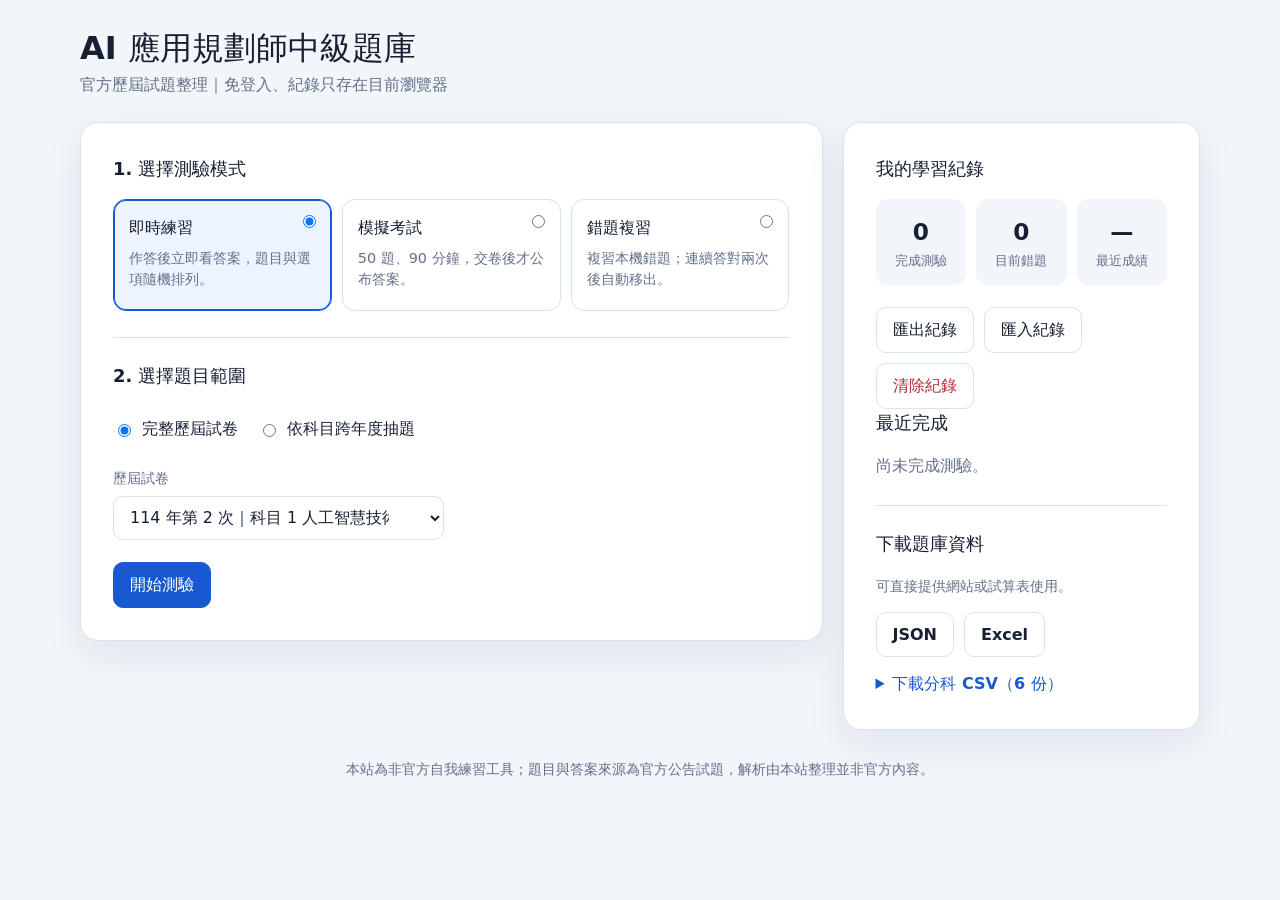
<file: site/index.html>
<!doctype html>
<html lang="zh-Hant">
  <head>
    <meta charset="utf-8">
    <meta name="viewport" content="width=device-width, initial-scale=1">
    <meta name="description" content="AI 應用規劃師中級歷屆試題自我測驗網站">
    <title>AI 應用規劃師中級題庫</title>
    <link rel="stylesheet" href="./styles.css">
  </head>
  <body>
    <div id="app" aria-live="polite">
      <main class="loading-shell">
        <p>正在載入中級題庫…</p>
      </main>
    </div>
    <input id="record-import" type="file" accept="application/json,.json" hidden>
    <script type="module" src="./js/app.mjs"></script>
  </body>
</html>
</file>
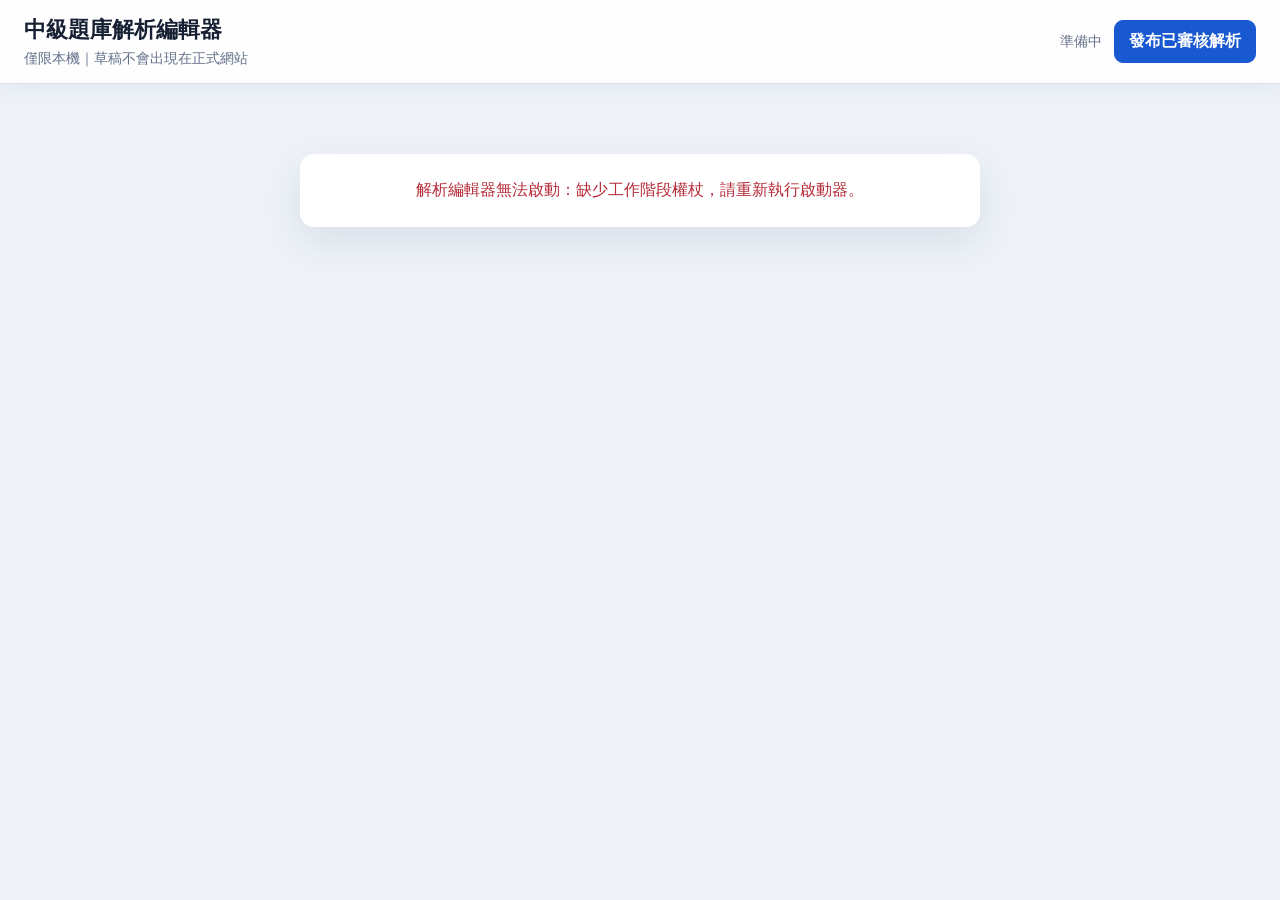
<file: tools/explanation-editor/index.html>
<!doctype html>
<html lang="zh-Hant">
  <head>
    <meta charset="utf-8">
    <meta name="viewport" content="width=device-width, initial-scale=1">
    <meta name="robots" content="noindex,nofollow">
    <title>中級題庫解析編輯器</title>
    <link rel="stylesheet" href="./editor.css">
  </head>
  <body>
    <header class="topbar">
      <div>
        <h1>中級題庫解析編輯器</h1>
        <p>僅限本機｜草稿不會出現在正式網站</p>
      </div>
      <div class="topbar-actions">
        <span class="save-status" id="save-status" role="status">準備中</span>
        <button class="button button-primary" id="publish-button" type="button">發布已審核解析</button>
      </div>
    </header>

    <main class="editor-layout" id="editor-layout" hidden>
      <aside class="question-sidebar">
        <div class="filter-stack">
          <label>
            <span>搜尋題目</span>
            <input id="search-input" type="search" placeholder="題號、關鍵字或 ID">
          </label>
          <div class="filter-row">
            <label><span>科目</span><select id="subject-filter"><option value="">全部科目</option></select></label>
            <label><span>狀態</span><select id="status-filter"><option value="">全部狀態</option></select></label>
          </div>
        </div>
        <div class="question-count" id="question-count"></div>
        <div class="question-list" id="question-list" aria-label="題目清單"></div>
      </aside>

      <section class="question-preview">
        <div class="preview-heading">
          <div>
            <span class="status-badge" id="status-badge"></span>
            <h2 id="question-title"></h2>
          </div>
          <code id="question-id"></code>
        </div>
        <p class="question-text" id="question-text"></p>
        <div class="question-images" id="question-images"></div>
        <ol class="option-list" id="option-list"></ol>
        <p class="official-answer" id="official-answer"></p>
      </section>

      <section class="explanation-editor">
        <div class="editor-heading">
          <div>
            <h2>非官方解析</h2>
            <p id="editor-state-help"></p>
          </div>
          <div class="editor-actions">
            <button class="button" id="review-button" type="button">標記已審核</button>
            <button class="button button-danger" id="unpublish-button" type="button" hidden>取消發布</button>
          </div>
        </div>

        <div class="toolbar" aria-label="Markdown 工具列">
          <button type="button" data-wrap="**" title="粗體">粗體</button>
          <button type="button" data-prefix="- " title="項目清單">清單</button>
          <button type="button" data-block="```\n\n```" title="程式碼區塊">程式碼</button>
          <button type="button" data-wrap="`" title="行內程式碼">行內碼</button>
          <button type="button" data-link title="連結">連結</button>
        </div>
        <textarea id="markdown-input" rows="14" maxlength="50000" placeholder="輸入 Markdown 解析。修改後會自動保存為草稿。"></textarea>

        <div class="image-drop" id="image-drop" tabindex="0">
          <strong>加入解析圖片</strong>
          <span>拖放、貼上，或選擇 PNG／JPEG／WebP（每張最多 8 MB）</span>
          <button class="button" id="choose-image" type="button">選擇圖片</button>
          <input id="image-input" type="file" accept="image/png,image/jpeg,image/webp" multiple hidden>
        </div>
        <div class="asset-list" id="asset-list"></div>

        <div class="preview-panel">
          <h3>解析預覽</h3>
          <div id="markdown-preview" class="markdown-content muted-empty">尚未輸入解析。</div>
        </div>
      </section>
    </main>

    <section class="loading" id="loading" role="status">正在載入題庫與本機草稿…</section>
    <section class="fatal" id="fatal" role="alert" hidden></section>
    <div class="toast" id="toast" role="status" hidden></div>

    <script type="module" src="./editor.js"></script>
  </body>
</html>
</file>
<file: site/styles.css>
:root {
  color-scheme: light;
  --page: #f2f5fa;
  --surface: #ffffff;
  --surface-soft: #eef4ff;
  --surface-warm: #fff8e8;
  --text: #172033;
  --muted: #637089;
  --line: #d9e2ef;
  --brand: #1859d1;
  --brand-dark: #1145a6;
  --brand-text: #ffffff;
  --success: #18764c;
  --success-soft: #e8f7ef;
  --danger: #b52b38;
  --danger-soft: #fff0f1;
  --warning: #8a5b00;
  --shadow: 0 14px 40px rgba(26, 45, 82, 0.08);
  font-family: system-ui, -apple-system, "Segoe UI", "Noto Sans TC", sans-serif;
  font-synthesis: none;
}

* { box-sizing: border-box; }

body {
  margin: 0;
  min-width: 320px;
  background: var(--page);
  color: var(--text);
  line-height: 1.6;
}

button,
input,
select { font: inherit; }

button,
select,
input[type="file"] { min-height: 44px; }

button { cursor: pointer; }

button:disabled { cursor: not-allowed; opacity: 0.55; }

:focus-visible {
  outline: 3px solid rgba(24, 89, 209, 0.35);
  outline-offset: 2px;
}

.loading-shell,
.page-shell {
  width: min(1120px, calc(100% - 32px));
  margin: 0 auto;
  padding: 28px 0 48px;
}

.site-header {
  display: flex;
  align-items: center;
  justify-content: space-between;
  gap: 20px;
  margin-bottom: 24px;
}

.brand-title {
  margin: 0;
  font-size: clamp(1.35rem, 2.8vw, 2rem);
  line-height: 1.25;
}

.brand-subtitle,
.muted {
  margin: 4px 0 0;
  color: var(--muted);
}

.panel {
  border: 1px solid var(--line);
  border-radius: 18px;
  background: var(--surface);
  box-shadow: var(--shadow);
}

.home-grid {
  display: grid;
  grid-template-columns: minmax(0, 1.35fr) minmax(280px, 0.65fr);
  gap: 20px;
  align-items: start;
}

.setup-panel,
.summary-panel,
.result-panel { padding: clamp(20px, 3.5vw, 32px); }

.section-title {
  margin: 0 0 16px;
  font-size: 1.12rem;
}

.section-block + .section-block {
  margin-top: 26px;
  padding-top: 24px;
  border-top: 1px solid var(--line);
}

.choice-grid {
  display: grid;
  grid-template-columns: repeat(3, minmax(0, 1fr));
  gap: 10px;
}

.choice-card {
  position: relative;
  display: block;
  min-height: 112px;
  padding: 15px;
  border: 1px solid var(--line);
  border-radius: 13px;
  background: var(--surface);
  cursor: pointer;
}

.choice-card:has(input:checked) {
  border-color: var(--brand);
  background: var(--surface-soft);
  box-shadow: inset 0 0 0 1px var(--brand);
}

.choice-card input {
  position: absolute;
  inset: 12px 12px auto auto;
}

.choice-name {
  display: block;
  padding-right: 24px;
  font-weight: 650;
}

.choice-description {
  display: block;
  margin-top: 7px;
  color: var(--muted);
  font-size: 0.9rem;
  line-height: 1.45;
}

.source-row {
  display: flex;
  flex-wrap: wrap;
  gap: 10px 20px;
  margin-bottom: 16px;
}

.source-row label {
  display: inline-flex;
  align-items: center;
  gap: 8px;
  min-height: 44px;
}

.field-grid {
  display: grid;
  grid-template-columns: repeat(2, minmax(0, 1fr));
  gap: 14px;
}

.field label {
  display: block;
  margin-bottom: 6px;
  color: var(--muted);
  font-size: 0.9rem;
  font-weight: 600;
}

.field select {
  width: 100%;
  padding: 9px 38px 9px 12px;
  border: 1px solid var(--line);
  border-radius: 10px;
  background: var(--surface);
  color: var(--text);
}

.button-row {
  display: flex;
  flex-wrap: wrap;
  gap: 10px;
  margin-top: 22px;
}

.button {
  display: inline-flex;
  align-items: center;
  justify-content: center;
  gap: 7px;
  border: 1px solid var(--line);
  border-radius: 10px;
  padding: 9px 16px;
  background: var(--surface);
  color: var(--text);
  font-weight: 650;
  text-decoration: none;
}

.button:hover { background: #f8faff; }

.button-primary {
  border-color: var(--brand);
  background: var(--brand);
  color: var(--brand-text);
}

.button-primary:hover { background: var(--brand-dark); }

.button-danger { color: var(--danger); }

.button-block { width: 100%; }

.stat-grid {
  display: grid;
  grid-template-columns: repeat(3, 1fr);
  gap: 10px;
  margin-bottom: 22px;
}

.stat {
  padding: 14px 10px;
  border-radius: 12px;
  background: var(--page);
  text-align: center;
}

.stat-value {
  display: block;
  font-size: 1.45rem;
  font-weight: 700;
  font-variant-numeric: tabular-nums;
}

.stat-label {
  display: block;
  color: var(--muted);
  font-size: 0.82rem;
}

.notice,
.warning,
.error-box {
  padding: 13px 15px;
  border-radius: 11px;
  font-size: 0.92rem;
}

.notice { background: var(--surface-soft); color: #174891; }
.warning { background: var(--surface-warm); color: var(--warning); }
.error-box { background: var(--danger-soft); color: var(--danger); }

.history-list {
  display: grid;
  gap: 9px;
  padding: 0;
  margin: 0;
  list-style: none;
}

.history-item {
  display: flex;
  justify-content: space-between;
  gap: 12px;
  padding-bottom: 9px;
  border-bottom: 1px solid var(--line);
  font-size: 0.9rem;
}

.history-item:last-child { border-bottom: 0; }

.download-block .muted { font-size: 0.9rem; }

.download-links {
  display: flex;
  flex-wrap: wrap;
  gap: 10px;
  margin-top: 14px;
}

.csv-details { margin-top: 14px; }

.csv-details summary {
  color: var(--brand);
  cursor: pointer;
  font-weight: 650;
}

.csv-details ul {
  display: grid;
  gap: 7px;
  margin: 10px 0 0;
  padding-left: 20px;
}

.csv-details a { color: var(--brand); }

.quiz-shell {
  width: min(1220px, calc(100% - 28px));
  margin: 0 auto;
  padding: 18px 0 38px;
}

.quiz-topbar {
  display: flex;
  align-items: center;
  justify-content: space-between;
  gap: 16px;
  padding: 15px 18px;
  border: 1px solid var(--line);
  border-radius: 15px 15px 0 0;
  background: var(--surface);
}

.quiz-heading {
  margin: 0;
  font-size: 1rem;
}

.quiz-meta {
  display: flex;
  align-items: center;
  gap: 16px;
  color: var(--muted);
  white-space: nowrap;
}

.timer {
  color: var(--text);
  font-weight: 700;
  font-variant-numeric: tabular-nums;
}

.progress-track {
  height: 6px;
  background: var(--line);
}

.progress-bar {
  height: 100%;
  background: var(--brand);
  transition: width 180ms ease;
}

.quiz-grid {
  display: grid;
  grid-template-columns: minmax(0, 1fr) 236px;
  min-height: 620px;
  border: 1px solid var(--line);
  border-top: 0;
  border-radius: 0 0 15px 15px;
  overflow: hidden;
  background: var(--surface);
  box-shadow: var(--shadow);
}

.question-panel { padding: clamp(20px, 4vw, 38px); }

.question-kicker {
  margin-bottom: 10px;
  color: var(--brand);
  font-weight: 700;
}

.question-text {
  margin: 0 0 20px;
  font-size: clamp(1.03rem, 2vw, 1.18rem);
  font-weight: 600;
  white-space: pre-line;
}

.question-images {
  display: grid;
  gap: 12px;
  margin: 0 0 22px;
}

.question-image {
  display: block;
  max-width: 100%;
  max-height: 620px;
  margin: 0 auto;
  object-fit: contain;
  border: 1px solid var(--line);
  border-radius: 8px;
  background: #ffffff;
}

.image-error {
  padding: 14px;
  border: 1px dashed var(--danger);
  color: var(--danger);
  background: var(--danger-soft);
}

.option-list {
  display: grid;
  gap: 10px;
}

.option-button {
  display: grid;
  grid-template-columns: 32px minmax(0, 1fr);
  gap: 12px;
  width: 100%;
  padding: 12px 14px;
  border: 1px solid var(--line);
  border-radius: 12px;
  background: var(--surface);
  color: var(--text);
  text-align: left;
}

.option-button:hover:not(:disabled) { border-color: #9eb7df; background: #f8faff; }
.option-button.selected { border-color: var(--brand); background: var(--surface-soft); }
.option-button.correct { border-color: var(--success); background: var(--success-soft); }
.option-button.incorrect { border-color: var(--danger); background: var(--danger-soft); }

.option-letter {
  display: grid;
  place-items: center;
  width: 30px;
  height: 30px;
  border-radius: 50%;
  background: var(--page);
  color: var(--brand);
  font-weight: 700;
}

.feedback {
  margin-top: 16px;
  padding: 13px 15px;
  border-radius: 11px;
  font-weight: 650;
}

.feedback.correct { background: var(--success-soft); color: var(--success); }
.feedback.incorrect { background: var(--danger-soft); color: var(--danger); }

.explanation-card {
  margin-top: 14px;
  overflow: hidden;
  border: 1px solid #c8d7ee;
  border-radius: 12px;
  background: #f8fbff;
}

.explanation-card summary {
  padding: 13px 15px;
  color: var(--brand-dark);
  cursor: pointer;
  font-weight: 700;
}

.explanation-card[open] summary { border-bottom: 1px solid #dbe5f3; }

.explanation-body { padding: 16px; }

.markdown-content > :first-child { margin-top: 0; }
.markdown-content > :last-child { margin-bottom: 0; }
.markdown-content h1,
.markdown-content h2,
.markdown-content h3,
.markdown-content h4,
.markdown-content h5,
.markdown-content h6 { margin: 1.1em 0 0.45em; line-height: 1.35; }
.markdown-content h1 { font-size: 1.28rem; }
.markdown-content h2 { font-size: 1.18rem; }
.markdown-content h3 { font-size: 1.08rem; }
.markdown-content p,
.markdown-content ul,
.markdown-content ol,
.markdown-content blockquote { margin: 0.7em 0; }
.markdown-content blockquote {
  padding-left: 13px;
  border-left: 4px solid #9eb7df;
  color: var(--muted);
}
.markdown-content pre {
  max-width: 100%;
  overflow-x: auto;
  padding: 13px;
  border-radius: 9px;
  background: #182235;
  color: #f7f9fc;
  white-space: pre;
}
.markdown-content code {
  padding: 0.12em 0.35em;
  border-radius: 5px;
  background: #e8eef8;
  font-family: ui-monospace, "Cascadia Code", "Noto Sans Mono", monospace;
  font-size: 0.9em;
}
.markdown-content pre code { padding: 0; background: transparent; }
.markdown-content table {
  display: block;
  width: 100%;
  overflow-x: auto;
  border-collapse: collapse;
}
.markdown-content th,
.markdown-content td { padding: 7px 9px; border: 1px solid var(--line); }
.markdown-content a { color: var(--brand); }

.explanation-images {
  display: grid;
  grid-template-columns: repeat(auto-fit, minmax(min(220px, 100%), 1fr));
  gap: 12px;
  margin-top: 16px;
}

.explanation-image {
  display: block;
  width: 100%;
  max-height: 560px;
  object-fit: contain;
  border: 1px solid var(--line);
  border-radius: 9px;
  background: var(--surface);
}

.explanation-updated {
  margin: 14px 0 0;
  color: var(--muted);
  font-size: 0.8rem;
}

.question-actions {
  display: flex;
  justify-content: space-between;
  gap: 12px;
  margin-top: 24px;
}

.palette {
  padding: 22px 16px;
  border-left: 1px solid var(--line);
  background: #fbfcff;
}

.palette-title {
  margin: 0 0 12px;
  color: var(--muted);
  font-size: 0.9rem;
  font-weight: 650;
}

.palette-grid {
  display: grid;
  grid-template-columns: repeat(5, 1fr);
  gap: 7px;
}

.palette-button {
  aspect-ratio: 1;
  min-height: 36px;
  padding: 0;
  border: 1px solid var(--line);
  border-radius: 8px;
  background: var(--surface);
  color: var(--muted);
  font-size: 0.84rem;
}

.palette-button.answered { border-color: #8aa8da; background: var(--surface-soft); color: var(--brand); }
.palette-button.current { border-color: var(--brand); background: var(--brand); color: var(--brand-text); }

.palette-legend {
  display: grid;
  gap: 7px;
  margin-top: 16px;
  color: var(--muted);
  font-size: 0.82rem;
}

.legend-item { display: flex; align-items: center; gap: 7px; }
.legend-swatch { width: 15px; height: 15px; border: 1px solid var(--line); border-radius: 4px; background: var(--surface); }
.legend-swatch.answered { border-color: #8aa8da; background: var(--surface-soft); }
.legend-swatch.current { border-color: var(--brand); background: var(--brand); }

.submit-area { margin-top: 20px; }

.result-layout {
  display: grid;
  grid-template-columns: minmax(0, 1fr) 320px;
  gap: 20px;
}

.score-circle {
  display: grid;
  place-items: center;
  width: 150px;
  height: 150px;
  margin: 8px auto 24px;
  border-radius: 50%;
  background: var(--surface-soft);
  color: var(--brand);
}

.score-number { font-size: 2.3rem; font-weight: 750; }

.review-list {
  display: grid;
  gap: 10px;
  max-height: 560px;
  overflow: auto;
}

.review-item {
  padding: 13px;
  border: 1px solid var(--line);
  border-radius: 10px;
  background: var(--surface);
}

.review-item p { margin: 4px 0; }
.review-title { font-weight: 650; }
.review-answer { color: var(--muted); font-size: 0.9rem; }

.site-footer {
  margin-top: 28px;
  color: var(--muted);
  font-size: 0.86rem;
  text-align: center;
}

[hidden] { display: none !important; }

@media (max-width: 860px) {
  .home-grid,
  .result-layout { grid-template-columns: 1fr; }

  .quiz-grid { grid-template-columns: 1fr; }
  .palette { border-left: 0; border-top: 1px solid var(--line); }
  .palette-grid { grid-template-columns: repeat(10, 1fr); }
}

@media (max-width: 620px) {
  .page-shell { width: min(100% - 20px, 1120px); padding-top: 18px; }
  .site-header { align-items: flex-start; }
  .choice-grid { grid-template-columns: 1fr; }
  .choice-card { min-height: 0; }
  .field-grid { grid-template-columns: 1fr; }
  .quiz-shell { width: min(100% - 12px, 1220px); padding-top: 6px; }
  .quiz-topbar { align-items: flex-start; border-radius: 12px 12px 0 0; }
  .quiz-meta { flex-direction: column; align-items: flex-end; gap: 1px; }
  .quiz-grid { border-radius: 0 0 12px 12px; }
  .question-panel { padding: 18px 14px 22px; }
  .palette-grid { grid-template-columns: repeat(5, 1fr); }
  .question-actions .button { flex: 1; padding-inline: 10px; }
}

@media (prefers-reduced-motion: reduce) {
  * { scroll-behavior: auto !important; transition: none !important; }
}
</file>
<file: tools/explanation-editor/editor.css>
:root {
  color-scheme: light;
  --page: #eef2f8;
  --surface: #ffffff;
  --surface-soft: #eef4ff;
  --line: #d7e0ed;
  --text: #172033;
  --muted: #637089;
  --brand: #1859d1;
  --brand-dark: #10439d;
  --success: #18764c;
  --warning: #8a5b00;
  --danger: #b52b38;
  --shadow: 0 14px 38px rgba(26, 45, 82, 0.09);
  font-family: system-ui, -apple-system, "Segoe UI", "Noto Sans TC", sans-serif;
}

* { box-sizing: border-box; }
body { margin: 0; min-width: 320px; background: var(--page); color: var(--text); line-height: 1.55; }
button, input, select, textarea { font: inherit; }
button { cursor: pointer; }
button:disabled { cursor: not-allowed; opacity: 0.55; }
:focus-visible { outline: 3px solid rgba(24, 89, 209, 0.3); outline-offset: 2px; }

.topbar {
  position: sticky;
  z-index: 20;
  top: 0;
  display: flex;
  align-items: center;
  justify-content: space-between;
  gap: 18px;
  min-height: 78px;
  padding: 13px 24px;
  border-bottom: 1px solid var(--line);
  background: rgba(255, 255, 255, 0.96);
  box-shadow: 0 5px 22px rgba(26, 45, 82, 0.05);
}
.topbar h1 { margin: 0; font-size: 1.35rem; }
.topbar p { margin: 2px 0 0; color: var(--muted); font-size: 0.88rem; }
.topbar-actions { display: flex; align-items: center; gap: 12px; }
.save-status { color: var(--muted); font-size: 0.86rem; }

.button {
  min-height: 42px;
  padding: 8px 14px;
  border: 1px solid var(--line);
  border-radius: 9px;
  background: var(--surface);
  color: var(--text);
  font-weight: 650;
}
.button:hover { background: #f8faff; }
.button-primary { border-color: var(--brand); background: var(--brand); color: #fff; }
.button-primary:hover { background: var(--brand-dark); }
.button-danger { color: var(--danger); }

.editor-layout {
  display: grid;
  grid-template-columns: 300px minmax(360px, 0.9fr) minmax(440px, 1.1fr);
  min-height: calc(100vh - 78px);
}
.question-sidebar,
.question-preview,
.explanation-editor { min-width: 0; background: var(--surface); }
.question-sidebar { border-right: 1px solid var(--line); }
.question-preview { padding: 24px; border-right: 1px solid var(--line); overflow-y: auto; }
.explanation-editor { padding: 24px; overflow-y: auto; }

.filter-stack { padding: 16px; border-bottom: 1px solid var(--line); }
.filter-stack label { display: grid; gap: 5px; color: var(--muted); font-size: 0.82rem; font-weight: 650; }
.filter-stack input,
.filter-stack select {
  width: 100%;
  min-height: 40px;
  padding: 8px 10px;
  border: 1px solid var(--line);
  border-radius: 8px;
  background: #fff;
  color: var(--text);
}
.filter-row { display: grid; grid-template-columns: 1fr 1fr; gap: 9px; margin-top: 10px; }
.question-count { padding: 9px 16px; color: var(--muted); font-size: 0.82rem; }
.question-list { height: calc(100vh - 246px); overflow-y: auto; }
.question-list button {
  display: grid;
  gap: 4px;
  width: 100%;
  padding: 11px 16px;
  border: 0;
  border-top: 1px solid #edf1f6;
  background: #fff;
  color: var(--text);
  text-align: left;
}
.question-list button:hover { background: #f8faff; }
.question-list button.current { background: var(--surface-soft); box-shadow: inset 4px 0 var(--brand); }
.question-list strong { font-size: 0.9rem; }
.question-list small { color: var(--muted); white-space: nowrap; overflow: hidden; text-overflow: ellipsis; }

.preview-heading,
.editor-heading { display: flex; align-items: flex-start; justify-content: space-between; gap: 14px; }
.preview-heading h2,
.editor-heading h2 { margin: 8px 0 0; font-size: 1.18rem; }
.preview-heading code { color: var(--muted); font-size: 0.78rem; }
.status-badge {
  display: inline-flex;
  padding: 3px 8px;
  border-radius: 999px;
  background: var(--page);
  color: var(--muted);
  font-size: 0.76rem;
  font-weight: 700;
}
.status-badge.reviewed-unpublished { background: #fff4d6; color: var(--warning); }
.status-badge.published { background: #e6f6ee; color: var(--success); }
.status-badge.published-modified,
.status-badge.unpublish-pending { background: #fff0f1; color: var(--danger); }
.question-text { font-size: 1.02rem; white-space: pre-wrap; }
.question-images { display: grid; gap: 10px; margin: 16px 0; }
.question-images img { display: block; max-width: 100%; max-height: 500px; object-fit: contain; border: 1px solid var(--line); border-radius: 9px; }
.option-list { display: grid; gap: 9px; padding: 0; list-style: none; }
.option-list li { padding: 11px 13px; border: 1px solid var(--line); border-radius: 9px; }
.option-list strong { display: inline-grid; place-items: center; width: 27px; height: 27px; margin-right: 8px; border-radius: 50%; background: var(--surface-soft); color: var(--brand); }
.official-answer { margin-top: 18px; padding: 11px 13px; border-radius: 9px; background: #e6f6ee; color: var(--success); font-weight: 700; }

.editor-heading p { margin: 3px 0 0; color: var(--muted); font-size: 0.84rem; }
.editor-actions { display: flex; flex-wrap: wrap; justify-content: flex-end; gap: 8px; }
.toolbar { display: flex; flex-wrap: wrap; gap: 6px; margin-top: 18px; }
.toolbar button { min-height: 34px; padding: 5px 10px; border: 1px solid var(--line); border-radius: 7px; background: #f8faff; }
#markdown-input {
  display: block;
  width: 100%;
  min-height: 280px;
  margin-top: 8px;
  resize: vertical;
  padding: 13px;
  border: 1px solid var(--line);
  border-radius: 10px;
  color: var(--text);
  font-family: ui-monospace, "Cascadia Code", "Noto Sans Mono", monospace;
  line-height: 1.55;
}
.image-drop { display: grid; justify-items: center; gap: 5px; margin-top: 15px; padding: 17px; border: 2px dashed #b9c8dc; border-radius: 10px; background: #f9fbfe; text-align: center; }
.image-drop.dragging { border-color: var(--brand); background: var(--surface-soft); }
.image-drop span { color: var(--muted); font-size: 0.82rem; }
.asset-list { display: grid; grid-template-columns: repeat(auto-fit, minmax(150px, 1fr)); gap: 9px; margin-top: 11px; }
.asset-card { position: relative; padding: 8px; border: 1px solid var(--line); border-radius: 9px; }
.asset-card img { display: block; width: 100%; height: 110px; object-fit: contain; background: var(--page); }
.asset-card p { margin: 6px 0 0; color: var(--muted); font-size: 0.74rem; overflow-wrap: anywhere; }
.asset-card button { position: absolute; top: 5px; right: 5px; width: 30px; height: 30px; border: 0; border-radius: 50%; background: rgba(181, 43, 56, 0.92); color: #fff; }
.preview-panel { margin-top: 18px; padding: 16px; border: 1px solid var(--line); border-radius: 11px; background: #fbfcff; }
.preview-panel h3 { margin: 0 0 12px; font-size: 1rem; }
.muted-empty { color: var(--muted); }

.markdown-content > :first-child { margin-top: 0; }
.markdown-content > :last-child { margin-bottom: 0; }
.markdown-content pre { overflow-x: auto; padding: 12px; border-radius: 8px; background: #182235; color: #f7f9fc; }
.markdown-content code { padding: 0.12em 0.32em; border-radius: 4px; background: #e8eef8; font-family: ui-monospace, "Cascadia Code", monospace; }
.markdown-content pre code { padding: 0; background: transparent; }
.markdown-content blockquote { padding-left: 12px; border-left: 4px solid #9eb7df; color: var(--muted); }
.markdown-content table { display: block; max-width: 100%; overflow-x: auto; border-collapse: collapse; }
.markdown-content th, .markdown-content td { padding: 6px 8px; border: 1px solid var(--line); }

.loading,
.fatal { margin: 70px auto; width: min(680px, calc(100% - 32px)); padding: 24px; border-radius: 14px; background: var(--surface); box-shadow: var(--shadow); text-align: center; }
.fatal { color: var(--danger); }
.toast { position: fixed; z-index: 40; right: 20px; bottom: 20px; max-width: min(430px, calc(100% - 40px)); padding: 13px 16px; border-radius: 10px; background: #172033; color: #fff; box-shadow: var(--shadow); }
[hidden] { display: none !important; }

@media (max-width: 1120px) {
  .editor-layout { grid-template-columns: 280px minmax(0, 1fr); }
  .explanation-editor { grid-column: 1 / -1; border-top: 1px solid var(--line); }
  .question-list { height: 620px; }
}

@media (max-width: 720px) {
  .topbar { position: static; align-items: flex-start; padding: 12px 14px; }
  .topbar-actions { align-items: flex-end; flex-direction: column; }
  .editor-layout { display: block; }
  .question-sidebar,
  .question-preview { border-right: 0; border-bottom: 1px solid var(--line); }
  .question-list { height: auto; max-height: 360px; }
  .question-preview,
  .explanation-editor { padding: 18px 14px; }
  .preview-heading,
  .editor-heading { flex-direction: column; }
  .editor-actions { justify-content: flex-start; }
}
</file>
